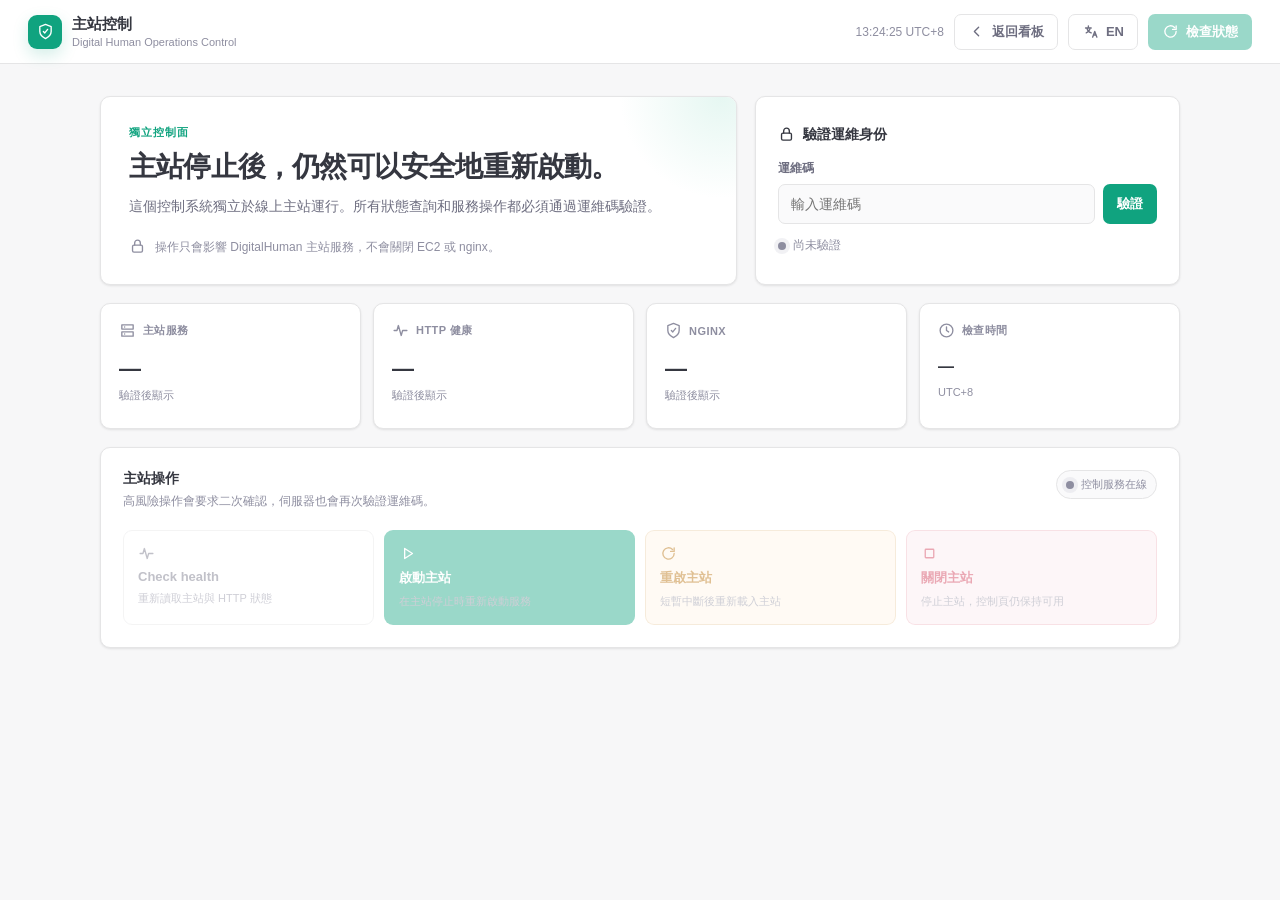
<file: static/control.html>
<!DOCTYPE html>
<html lang="zh-HK">
<head>
  <meta charset="UTF-8">
  <meta name="viewport" content="width=device-width, initial-scale=1.0">
  <meta name="color-scheme" content="light dark">
  <title>主站控制 · Digital Human</title>
  <script>
    (() => {
      const pref = localStorage.getItem('opsTheme') || 'system';
      const dark = matchMedia('(prefers-color-scheme: dark)').matches;
      document.documentElement.dataset.theme = pref === 'system' ? (dark ? 'dark' : 'light') : pref;
    })();
  </script>
  <style>
    :root {
      color-scheme: light;
      --bg:#f7f7f8; --card:#fff; --surface:#fafafb; --text:#353740;
      --text2:#6e6e80; --text3:#8e8ea0; --border:#e5e5e6;
      --accent:#10a37f; --accent-dark:#0d9168; --accent-soft:#e6f7f2;
      --warn:#b66a00; --warn-soft:#fff5e6; --danger:#cf334f; --danger-soft:#fcecf0;
      --shadow:0 1px 3px rgba(0,0,0,.06),0 1px 2px rgba(0,0,0,.04);
      --shadow-lg:0 18px 50px rgba(20,24,32,.16); --radius:10px; --radius-sm:7px;
    }
    html[data-theme="dark"] {
      color-scheme: dark;
      --bg:#101314; --card:#171a1c; --surface:#1d2124; --text:#e8eaed;
      --text2:#b5bac4; --text3:#858b98; --border:#2b3036;
      --accent:#19b991; --accent-dark:#10a37f; --accent-soft:rgba(25,185,145,.16);
      --warn:#f0a33a; --warn-soft:rgba(240,163,58,.14);
      --danger:#ff6b7d; --danger-soft:rgba(255,107,125,.14);
      --shadow:0 1px 3px rgba(0,0,0,.34),0 1px 2px rgba(0,0,0,.24);
      --shadow-lg:0 20px 60px rgba(0,0,0,.52);
    }
    * { box-sizing:border-box; margin:0; padding:0; }
    body {
      min-height:100vh; background:var(--bg); color:var(--text);
      font-family:-apple-system,BlinkMacSystemFont,"Segoe UI",Inter,Roboto,"PingFang HK","Microsoft JhengHei",sans-serif;
      -webkit-font-smoothing:antialiased;
    }
    button,input { font:inherit; }
    .topbar {
      position:sticky; top:0; z-index:30; min-height:64px; padding:10px 28px;
      display:flex; align-items:center; justify-content:space-between; gap:16px;
      background:color-mix(in srgb,var(--card) 94%,transparent); border-bottom:1px solid var(--border);
      backdrop-filter:blur(16px);
    }
    .brand,.toolbar { display:flex; align-items:center; gap:10px; }
    .brand-mark {
      width:34px; height:34px; display:grid; place-items:center; border-radius:9px;
      background:var(--accent); color:#fff; box-shadow:0 6px 16px rgba(16,163,127,.18);
    }
    .brand-copy h1 { font-size:15px; letter-spacing:-.15px; }
    .brand-copy p { margin-top:2px; font-size:11px; color:var(--text3); }
    .clock { color:var(--text3); font-size:12px; font-variant-numeric:tabular-nums; white-space:nowrap; }
    .btn {
      min-height:36px; padding:0 13px; display:inline-flex; align-items:center; justify-content:center; gap:7px;
      border:1px solid transparent; border-radius:var(--radius-sm); cursor:pointer; text-decoration:none;
      font-size:13px; font-weight:650; transition:.16s ease; white-space:nowrap;
    }
    .btn:focus-visible,input:focus-visible { outline:3px solid color-mix(in srgb,var(--accent) 22%,transparent); outline-offset:2px; }
    .btn:disabled { cursor:not-allowed; opacity:.42; transform:none!important; }
    .btn-ghost { color:var(--text2); background:var(--card); border-color:var(--border); }
    .btn-ghost:hover:not(:disabled) { color:var(--text); border-color:var(--text3); }
    .btn-primary { color:#fff; background:var(--accent); }
    .btn-primary:hover:not(:disabled) { background:var(--accent-dark); transform:translateY(-1px); }
    .btn-warn { color:var(--warn); background:var(--warn-soft); border-color:color-mix(in srgb,var(--warn) 26%,transparent); }
    .btn-danger { color:var(--danger); background:var(--danger-soft); border-color:color-mix(in srgb,var(--danger) 28%,transparent); }
    .icon { width:17px; height:17px; fill:none; stroke:currentColor; stroke-width:1.9; stroke-linecap:round; stroke-linejoin:round; }
    main { width:min(1080px,calc(100% - 40px)); margin:32px auto 56px; }
    .hero {
      display:grid; grid-template-columns:minmax(0,1.2fr) minmax(320px,.8fr); gap:18px; margin-bottom:18px;
    }
    .card { background:var(--card); border:1px solid var(--border); border-radius:var(--radius); box-shadow:var(--shadow); }
    .intro { padding:28px; overflow:hidden; position:relative; }
    .intro::after {
      content:""; position:absolute; width:210px; height:210px; right:-90px; top:-105px; border-radius:50%;
      background:radial-gradient(circle,var(--accent-soft),transparent 68%); pointer-events:none;
    }
    .eyebrow { color:var(--accent); font-size:11px; font-weight:800; letter-spacing:.08em; text-transform:uppercase; }
    .intro h2 { margin-top:10px; max-width:640px; font-size:28px; line-height:1.18; letter-spacing:-.8px; }
    .intro p { margin-top:12px; max-width:660px; color:var(--text2); font-size:14px; line-height:1.65; }
    .safety-note { margin-top:20px; display:flex; align-items:flex-start; gap:9px; color:var(--text3); font-size:12px; line-height:1.5; }
    .auth { padding:22px; display:flex; flex-direction:column; justify-content:center; }
    .card-title { display:flex; align-items:center; gap:8px; font-size:14px; font-weight:760; }
    .field { margin-top:16px; }
    .field label { display:block; margin-bottom:7px; color:var(--text2); font-size:12px; font-weight:650; }
    .input-row { display:flex; gap:8px; }
    input {
      min-width:0; flex:1; height:40px; padding:0 12px; border:1px solid var(--border); border-radius:var(--radius-sm);
      background:var(--surface); color:var(--text); font-size:14px;
    }
    input:focus { border-color:var(--accent); }
    .auth-state { margin-top:12px; min-height:20px; display:flex; align-items:center; gap:7px; color:var(--text3); font-size:12px; }
    .dot { width:8px; height:8px; border-radius:50%; background:var(--text3); box-shadow:0 0 0 4px color-mix(in srgb,var(--text3) 12%,transparent); }
    .auth-state.ok { color:var(--accent); }.auth-state.ok .dot { background:var(--accent); box-shadow:0 0 0 4px var(--accent-soft); }
    .auth-state.bad { color:var(--danger); }.auth-state.bad .dot { background:var(--danger); box-shadow:0 0 0 4px var(--danger-soft); }
    .status-grid { display:grid; grid-template-columns:repeat(4,minmax(0,1fr)); gap:12px; margin-bottom:18px; }
    .status-card { padding:18px; min-height:126px; }
    .status-label { display:flex; align-items:center; gap:7px; color:var(--text3); font-size:11px; font-weight:750; letter-spacing:.04em; text-transform:uppercase; }
    .status-value { margin-top:17px; font-size:22px; font-weight:760; letter-spacing:-.45px; }
    .status-value.small { font-size:16px; line-height:1.4; }
    .status-meta { margin-top:6px; color:var(--text3); font-size:11px; line-height:1.45; }
    .tone-ok { color:var(--accent); }.tone-warn { color:var(--warn); }.tone-bad { color:var(--danger); }
    .control-card { padding:22px; }
    .control-head { display:flex; align-items:flex-start; justify-content:space-between; gap:18px; }
    .control-head p { margin-top:5px; color:var(--text3); font-size:12px; }
    .live-chip { display:inline-flex; align-items:center; gap:7px; padding:6px 9px; border-radius:999px; background:var(--surface); border:1px solid var(--border); color:var(--text3); font-size:11px; }
    .actions { display:grid; grid-template-columns:repeat(4,minmax(0,1fr)); gap:10px; margin-top:20px; }
    .action {
      min-height:94px; padding:14px; align-items:flex-start; justify-content:flex-start; flex-direction:column;
      border-radius:9px; text-align:left;
    }
    .action strong { font-size:13px; }.action span { color:var(--text3); font-size:11px; font-weight:500; line-height:1.45; white-space:normal; }
    .result {
      margin-top:16px; min-height:46px; padding:12px 14px; display:flex; align-items:flex-start; gap:9px;
      border-radius:var(--radius-sm); border:1px solid var(--border); background:var(--surface); color:var(--text2); font-size:12px; line-height:1.5;
    }
    .result[hidden] { display:none; }
    .result.ok { background:var(--accent-soft); border-color:color-mix(in srgb,var(--accent) 24%,transparent); color:var(--accent-dark); }
    .result.bad { background:var(--danger-soft); border-color:color-mix(in srgb,var(--danger) 24%,transparent); color:var(--danger); }
    .modal-backdrop { position:fixed; inset:0; z-index:80; display:grid; place-items:center; padding:22px; background:rgba(14,18,22,.46); backdrop-filter:blur(5px); }
    .modal-backdrop[hidden] { display:none; }
    .modal { width:min(440px,100%); padding:24px; background:var(--card); border:1px solid var(--border); border-radius:13px; box-shadow:var(--shadow-lg); }
    .modal-badge { width:42px; height:42px; display:grid; place-items:center; border-radius:11px; color:var(--warn); background:var(--warn-soft); }
    .modal.danger .modal-badge { color:var(--danger); background:var(--danger-soft); }
    .modal h3 { margin-top:18px; font-size:19px; }.modal p { margin-top:8px; color:var(--text2); font-size:13px; line-height:1.6; }
    .modal-actions { margin-top:22px; display:flex; justify-content:flex-end; gap:8px; }
    .spinner { width:14px; height:14px; border:2px solid currentColor; border-right-color:transparent; border-radius:50%; animation:spin .7s linear infinite; }
    @keyframes spin { to { transform:rotate(360deg); } }
    @media (max-width:820px) {
      .topbar { padding:10px 14px; flex-wrap:wrap; }.brand-copy p,.clock { display:none; }
      main { width:min(100% - 24px,680px); margin-top:20px; }
      .hero { grid-template-columns:1fr; }.status-grid { grid-template-columns:repeat(2,1fr); }.actions { grid-template-columns:repeat(2,1fr); }
      .intro { padding:22px; }.intro h2 { font-size:24px; }
    }
    @media (max-width:480px) {
      .brand-copy h1 { max-width:130px; white-space:nowrap; overflow:hidden; text-overflow:ellipsis; }
      .toolbar { gap:6px; }.toolbar .btn { width:36px; padding:0; }.toolbar .btn span { display:none; }
      .status-grid { grid-template-columns:1fr 1fr; }.status-card { padding:15px; min-height:112px; }
      .status-value { font-size:18px; }.actions { grid-template-columns:1fr; }
      .input-row { flex-direction:column; }.input-row .btn { width:100%; }
    }
  </style>
</head>
<body>
  <svg width="0" height="0" aria-hidden="true" style="position:absolute">
    <symbol id="i-shield" viewBox="0 0 24 24"><path d="M12 22s8-4 8-10V5l-8-3-8 3v7c0 6 8 10 8 10Z"/><path d="m9 12 2 2 4-5"/></symbol>
    <symbol id="i-back" viewBox="0 0 24 24"><path d="m15 18-6-6 6-6"/></symbol>
    <symbol id="i-refresh" viewBox="0 0 24 24"><path d="M20 12a8 8 0 1 1-2.3-5.7M20 4v5h-5"/></symbol>
    <symbol id="i-language" viewBox="0 0 24 24"><path d="M5 7h8M9 4v3m-2 0c.5 4 3 6 6 7M6 14c2-.8 4-2.8 5-5M15 20l3-8 3 8m-5-3h4"/></symbol>
    <symbol id="i-activity" viewBox="0 0 24 24"><path d="M3 12h4l2-7 4 14 2-7h6"/></symbol>
    <symbol id="i-server" viewBox="0 0 24 24"><path d="M4 4h16v6H4zM4 14h16v6H4z"/><path d="M8 7h.01M8 17h.01"/></symbol>
    <symbol id="i-clock" viewBox="0 0 24 24"><circle cx="12" cy="12" r="9"/><path d="M12 7v5l3 2"/></symbol>
    <symbol id="i-play" viewBox="0 0 24 24"><path d="m8 5 11 7-11 7Z"/></symbol>
    <symbol id="i-stop" viewBox="0 0 24 24"><rect x="6" y="6" width="12" height="12" rx="1"/></symbol>
    <symbol id="i-restart" viewBox="0 0 24 24"><path d="M20 12a8 8 0 1 1-2.3-5.7M20 4v5h-5"/></symbol>
    <symbol id="i-lock" viewBox="0 0 24 24"><rect x="5" y="10" width="14" height="10" rx="2"/><path d="M8 10V7a4 4 0 0 1 8 0v3"/></symbol>
    <symbol id="i-alert" viewBox="0 0 24 24"><path d="M12 3 2.5 20h19L12 3Z"/><path d="M12 9v5m0 3h.01"/></symbol>
  </svg>

  <header class="topbar">
    <div class="brand">
      <span class="brand-mark"><svg class="icon"><use href="#i-shield"/></svg></span>
      <div class="brand-copy"><h1 data-t="title">主站控制</h1><p>Digital Human Operations Control</p></div>
    </div>
    <div class="toolbar">
      <span class="clock" id="clock">-</span>
      <a class="btn btn-ghost" href="/ops"><svg class="icon"><use href="#i-back"/></svg><span data-t="back">返回看板</span></a>
      <button class="btn btn-ghost" id="langBtn" type="button"><svg class="icon"><use href="#i-language"/></svg><span id="langText">EN</span></button>
      <button class="btn btn-primary" id="refreshBtn" type="button" disabled><svg class="icon"><use href="#i-refresh"/></svg><span data-t="refresh">檢查狀態</span></button>
    </div>
  </header>

  <main>
    <section class="hero">
      <article class="card intro">
        <div class="eyebrow" data-t="eyebrow">獨立控制面</div>
        <h2 data-t="headline">主站停止後，仍然可以安全地重新啟動。</h2>
        <p data-t="description">這個控制系統獨立於線上主站運行。所有狀態查詢和服務操作都必須通過運維碼驗證。</p>
        <div class="safety-note"><svg class="icon"><use href="#i-lock"/></svg><span data-t="safety">操作只會影響 DigitalHuman 主站服務，不會關閉 EC2 或 nginx。</span></div>
      </article>
      <article class="card auth">
        <div class="card-title"><svg class="icon"><use href="#i-lock"/></svg><span data-t="verifyTitle">驗證運維身份</span></div>
        <div class="field">
          <label for="opsCode" data-t="codeLabel">運維碼</label>
          <div class="input-row">
            <input id="opsCode" type="password" autocomplete="current-password" data-t-placeholder="codePlaceholder" placeholder="輸入運維碼">
            <button class="btn btn-primary" id="verifyBtn" type="button" data-t="verify">驗證</button>
          </div>
        </div>
        <div class="auth-state" id="authState"><span class="dot"></span><span data-t="notVerified">尚未驗證</span></div>
      </article>
    </section>

    <section class="status-grid" aria-live="polite">
      <article class="card status-card"><div class="status-label"><svg class="icon"><use href="#i-server"/></svg><span data-t="service">主站服務</span></div><div class="status-value" id="serviceValue">—</div><div class="status-meta" id="serviceMeta" data-t="locked">驗證後顯示</div></article>
      <article class="card status-card"><div class="status-label"><svg class="icon"><use href="#i-activity"/></svg><span data-t="health">HTTP 健康</span></div><div class="status-value" id="healthValue">—</div><div class="status-meta" id="healthMeta" data-t="locked">驗證後顯示</div></article>
      <article class="card status-card"><div class="status-label"><svg class="icon"><use href="#i-shield"/></svg><span>NGINX</span></div><div class="status-value" id="nginxValue">—</div><div class="status-meta" id="nginxMeta" data-t="locked">驗證後顯示</div></article>
      <article class="card status-card"><div class="status-label"><svg class="icon"><use href="#i-clock"/></svg><span data-t="checked">檢查時間</span></div><div class="status-value small" id="checkedValue">—</div><div class="status-meta">UTC+8</div></article>
    </section>

    <section class="card control-card">
      <div class="control-head">
        <div><div class="card-title" data-t="controls">主站操作</div><p data-t="controlsHint">高風險操作會要求二次確認，伺服器也會再次驗證運維碼。</p></div>
        <div class="live-chip"><span class="dot"></span><span data-t="controllerOnline">控制服務在線</span></div>
      </div>
      <div class="actions">
        <button class="btn btn-ghost action" type="button" data-action="check" disabled><svg class="icon"><use href="#i-activity"/></svg><strong data-t="checkHealth">Check health</strong><span data-t="checkDesc">重新讀取主站與 HTTP 狀態</span></button>
        <button class="btn btn-primary action" type="button" data-action="start" disabled><svg class="icon"><use href="#i-play"/></svg><strong data-t="start">啟動主站</strong><span data-t="startDesc">在主站停止時重新啟動服務</span></button>
        <button class="btn btn-warn action" type="button" data-action="restart" disabled><svg class="icon"><use href="#i-restart"/></svg><strong data-t="restart">重啟主站</strong><span data-t="restartDesc">短暫中斷後重新載入主站</span></button>
        <button class="btn btn-danger action" type="button" data-action="stop" disabled><svg class="icon"><use href="#i-stop"/></svg><strong data-t="stop">關閉主站</strong><span data-t="stopDesc">停止主站，控制頁仍保持可用</span></button>
      </div>
      <div class="result" id="result" hidden></div>
    </section>
  </main>

  <div class="modal-backdrop" id="modal" hidden>
    <div class="modal" role="dialog" aria-modal="true" aria-labelledby="modalTitle">
      <div class="modal-badge"><svg class="icon"><use href="#i-alert"/></svg></div>
      <h3 id="modalTitle">—</h3><p id="modalText">—</p>
      <div class="modal-actions"><button class="btn btn-ghost" id="cancelBtn" type="button" data-t="cancel">取消</button><button class="btn btn-warn" id="confirmBtn" type="button" data-t="confirm">確認執行</button></div>
    </div>
  </div>

  <script>
    const T = {
      zh:{title:'主站控制',back:'返回看板',refresh:'檢查狀態',eyebrow:'獨立控制面',headline:'主站停止後，仍然可以安全地重新啟動。',description:'這個控制系統獨立於線上主站運行。所有狀態查詢和服務操作都必須通過運維碼驗證。',safety:'操作只會影響 DigitalHuman 主站服務，不會關閉 EC2 或 nginx。',verifyTitle:'驗證運維身份',codeLabel:'運維碼',codePlaceholder:'輸入運維碼',verify:'驗證',notVerified:'尚未驗證',verified:'已驗證：{name}',invalid:'運維碼錯誤',service:'主站服務',health:'HTTP 健康',checked:'檢查時間',locked:'驗證後顯示',controls:'主站操作',controlsHint:'高風險操作會要求二次確認，伺服器也會再次驗證運維碼。',controllerOnline:'控制服務在線',checkHealth:'Check health',checkDesc:'重新讀取主站與 HTTP 狀態',start:'啟動主站',startDesc:'在主站停止時重新啟動服務',restart:'重啟主站',restartDesc:'短暫中斷後重新載入主站',stop:'關閉主站',stopDesc:'停止主站，控制頁仍保持可用',cancel:'取消',confirm:'確認執行',running:'運行中',stopped:'已停止',healthy:'正常',offline:'離線',enabled:'開機自啟',pid:'PID {value}',response:'{value} ms',authFirst:'請先驗證運維碼。',checking:'正在檢查主站狀態…',statusDone:'健康檢查完成：{state}',actionDone:'{action}完成，最新狀態：{state}',actionFailed:'操作失敗，請檢查控制服務日誌。',confirmStart:'確認啟動主站？',confirmRestart:'確認重啟主站？',confirmStop:'確認關閉主站？',confirmStartText:'主站服務將被啟動，恢復公開訪問。',confirmRestartText:'主站會短暫中斷，控制頁不受影響。',confirmStopText:'主站將停止並暫時無法訪問；此控制頁仍可用於重新啟動。'},
      en:{title:'Main Site Control',back:'Back to Dashboard',refresh:'Check Status',eyebrow:'Independent control plane',headline:'Recover the main site safely, even after it has stopped.',description:'This control system runs independently from the public site. Every status query and service action requires a valid ops code.',safety:'Actions affect only the DigitalHuman main service. They do not shut down EC2 or nginx.',verifyTitle:'Verify operator identity',codeLabel:'Ops code',codePlaceholder:'Enter ops code',verify:'Verify',notVerified:'Not verified',verified:'Verified: {name}',invalid:'Invalid ops code',service:'Main service',health:'HTTP health',checked:'Checked at',locked:'Visible after verification',controls:'Main site actions',controlsHint:'Risky actions require confirmation and the server verifies the ops code again.',controllerOnline:'Control service online',checkHealth:'Check health',checkDesc:'Refresh the service and HTTP state',start:'Start site',startDesc:'Start the service when the site is offline',restart:'Restart site',restartDesc:'Reload the site after a brief interruption',stop:'Stop site',stopDesc:'Stop the site while keeping control available',cancel:'Cancel',confirm:'Confirm action',running:'Running',stopped:'Stopped',healthy:'Healthy',offline:'Offline',enabled:'Starts on boot',pid:'PID {value}',response:'{value} ms',authFirst:'Verify the ops code first.',checking:'Checking main-site status…',statusDone:'Health check complete: {state}',actionDone:'{action} complete. Current state: {state}',actionFailed:'Action failed. Check the control service log.',confirmStart:'Start the main site?',confirmRestart:'Restart the main site?',confirmStop:'Stop the main site?',confirmStartText:'The public main-site service will be started.',confirmRestartText:'The site will be briefly unavailable. This control page stays online.',confirmStopText:'The public site will go offline. This control page remains available to start it again.'}
    };
    let lang = localStorage.getItem('opsLang') || 'zh';
    let authenticated = false, operator = '', pendingAction = '', verifiedCode = '';
    const $ = id => document.getElementById(id);
    const tr = (key, vars={}) => Object.entries(vars).reduce((s,[k,v]) => s.replace(`{${k}}`,v), T[lang][key] || key);
    function applyLang(){document.documentElement.lang=lang==='en'?'en':'zh-HK';document.querySelectorAll('[data-t]').forEach(el=>el.textContent=tr(el.dataset.t));document.querySelectorAll('[data-t-placeholder]').forEach(el=>el.placeholder=tr(el.dataset.tPlaceholder));$('langText').textContent=lang==='en'?'中':'EN';document.title=tr('title')+' · Digital Human';if(authenticated)setAuth('ok',tr('verified',{name:operator}));}
    function setAuth(kind,text){$('authState').className='auth-state '+kind;$('authState').innerHTML='<span class="dot"></span><span></span>';$('authState').lastElementChild.textContent=text;}
    function code(){return verifiedCode || $('opsCode').value.trim();}
    function headers(){return {'X-User-Code':code()};}
    async function api(path,options={}){const response=await fetch(path,{cache:'no-store',...options,headers:{...(options.headers||{}),...headers()}});let data={};try{data=await response.json();}catch{}if(!response.ok){const error=new Error(data.detail||`HTTP ${response.status}`);error.status=response.status;throw error;}return data;}
    function setActions(enabled){document.querySelectorAll('[data-action]').forEach(btn=>btn.disabled=!enabled);$('refreshBtn').disabled=!enabled;}
    function tone(el,state){el.classList.remove('tone-ok','tone-warn','tone-bad');el.classList.add(state==='ok'?'tone-ok':state==='warn'?'tone-warn':'tone-bad');}
    function renderStatus(data){const svc=data.service||{},health=data.health||{},nginx=data.nginx||{};$('serviceValue').textContent=svc.active?tr('running'):tr('stopped');tone($('serviceValue'),svc.active?'ok':'bad');$('serviceMeta').textContent=svc.active?`${tr('pid',{value:svc.main_pid})} · ${tr('enabled')}`:svc.sub_state||'inactive';$('healthValue').textContent=health.reachable?tr('healthy'):tr('offline');tone($('healthValue'),health.reachable?'ok':'bad');$('healthMeta').textContent=health.reachable?tr('response',{value:health.response_ms}):(health.status_code?`HTTP ${health.status_code}`:'No response');$('nginxValue').textContent=nginx.active?tr('running'):tr('offline');tone($('nginxValue'),nginx.active?'ok':'bad');$('nginxMeta').textContent=nginx.active?(nginx.sub_state||'running'):(nginx.active_state||'inactive');const when=new Date(data.checked_at);$('checkedValue').textContent=Number.isNaN(when.getTime())?'—':when.toLocaleTimeString(lang==='en'?'en-US':'zh-HK',{hour12:false,timeZone:'Asia/Hong_Kong'});document.querySelector('[data-action="start"]').disabled=!authenticated||svc.active;document.querySelector('[data-action="stop"]').disabled=!authenticated||!svc.active;document.querySelector('[data-action="restart"]').disabled=!authenticated||!svc.active;}
    function showResult(kind,text,loading=false){$('result').hidden=false;$('result').className='result '+kind;$('result').innerHTML=loading?'<span class="spinner"></span><span></span>':'<span></span>';$('result').lastElementChild.textContent=text;}
    async function verify(){const candidate=$('opsCode').value.trim();if(!candidate&&!verifiedCode){setAuth('bad',tr('authFirst'));return;}setAuth('',tr('checking'));try{verifiedCode=candidate||verifiedCode;const data=await api('/api/control/verify',{method:'POST'});authenticated=true;operator=data.operator||'';$('opsCode').value='';setAuth('ok',tr('verified',{name:operator}));setActions(true);await refreshStatus(false);}catch(error){authenticated=false;operator='';verifiedCode='';$('opsCode').value='';setActions(false);setAuth('bad',error.status===401?tr('invalid'):tr('actionFailed'));}}
    async function refreshStatus(announce=true){if(!authenticated){showResult('bad',tr('authFirst'));return;}if(announce)showResult('',tr('checking'),true);try{const data=await api('/api/control/status');renderStatus(data);if(announce)showResult('ok',tr('statusDone',{state:data.overall==='healthy'?tr('healthy'):tr('offline')}));}catch(error){if(error.status===401){authenticated=false;verifiedCode='';setActions(false);setAuth('bad',tr('invalid'));}showResult('bad',tr('actionFailed'));}}
    function openConfirm(action){pendingAction=action;const modal=$('modal').firstElementChild;modal.classList.toggle('danger',action==='stop');$('modalTitle').textContent=tr('confirm'+action[0].toUpperCase()+action.slice(1));$('modalText').textContent=tr('confirm'+action[0].toUpperCase()+action.slice(1)+'Text');$('confirmBtn').className='btn '+(action==='stop'?'btn-danger':'btn-warn');$('modal').hidden=false;$('confirmBtn').focus();}
    function closeConfirm(){$('modal').hidden=true;pendingAction='';}
    async function execute(){const action=pendingAction;closeConfirm();setActions(false);showResult('',tr('checking'),true);try{const data=await api('/api/control/action',{method:'POST',headers:{'Content-Type':'application/json'},body:JSON.stringify({action})});authenticated=true;setActions(true);renderStatus(data.status);showResult('ok',tr('actionDone',{action:tr(action),state:data.status.overall==='healthy'?tr('healthy'):tr('offline')}));}catch(error){setActions(authenticated);showResult('bad',tr('actionFailed'));}}
    $('verifyBtn').addEventListener('click',verify);$('opsCode').addEventListener('keydown',e=>{if(e.key==='Enter')verify();});$('refreshBtn').addEventListener('click',()=>refreshStatus(true));$('langBtn').addEventListener('click',()=>{lang=lang==='en'?'zh':'en';localStorage.setItem('opsLang',lang);applyLang();if(authenticated)refreshStatus(false);});document.querySelectorAll('[data-action]').forEach(btn=>btn.addEventListener('click',()=>btn.dataset.action==='check'?refreshStatus(true):openConfirm(btn.dataset.action)));$('cancelBtn').addEventListener('click',closeConfirm);$('confirmBtn').addEventListener('click',execute);$('modal').addEventListener('click',e=>{if(e.target===$('modal'))closeConfirm();});document.addEventListener('keydown',e=>{if(e.key==='Escape')closeConfirm();});
    function tick(){$('clock').textContent=new Date().toLocaleTimeString(lang==='en'?'en-US':'zh-HK',{hour12:false,timeZone:'Asia/Hong_Kong'})+' UTC+8';}setInterval(tick,1000);setInterval(()=>{if(authenticated)refreshStatus(false);},15000);
    applyLang();tick();
  </script>
</body>
</html>
</file>
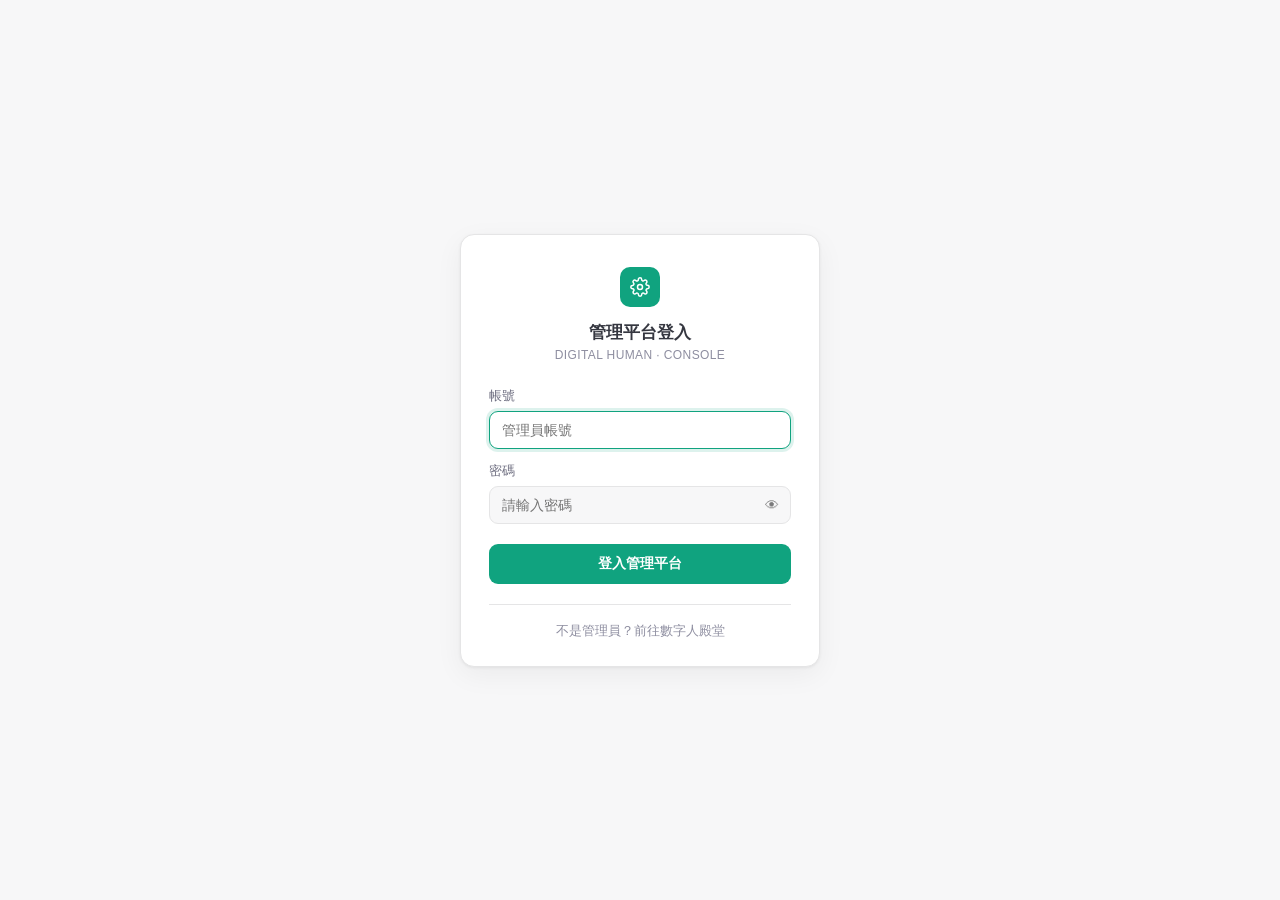
<file: static/staff-login.html>
<!DOCTYPE html>
<html lang="zh-HK">
<head>
<meta charset="UTF-8">
<meta name="viewport" content="width=device-width, initial-scale=1.0">
<title>管理員登入 — 數字人殿堂</title>
<link rel="icon" href="data:image/svg+xml,<svg xmlns=%22http://www.w3.org/2000/svg%22 viewBox=%220 0 100 100%22><text y=%22.9em%22 font-size=%2290%22>⚙️</text></svg>">
<style>
  * { margin: 0; padding: 0; box-sizing: border-box; }

  :root {
    color-scheme: light;
    --bg: #f7f7f8;
    --card: #ffffff;
    --text: #353740;
    --text2: #6e6e80;
    --text3: #8e8ea0;
    --border: #e5e5e6;
    --accent: #10a37f;
    --accent-dark: #0d9168;
    --accent-light: #e6f7f2;
    --accent-ring: rgba(16,163,127,.14);
    --red: #e53e3e;
    --red-light: #fdecec;
  }

  html, body {
    min-height: 100%;
    background: var(--bg);
  }
  body {
    min-height: 100vh;
    font-family: -apple-system, BlinkMacSystemFont, "Segoe UI", "Inter", Roboto, "PingFang HK", "Microsoft JhengHei", sans-serif;
    color: var(--text);
    display: flex;
    align-items: center;
    justify-content: center;
    padding: 24px;
  }

  .card {
    width: 100%;
    max-width: 360px;
    background: var(--card);
    border: 1px solid var(--border);
    border-radius: 14px;
    padding: 32px 28px 26px;
    box-shadow: 0 1px 3px rgba(0,0,0,.06), 0 8px 28px rgba(0,0,0,.05);
  }

  .brand { text-align: center; margin-bottom: 26px; }
  .mark {
    width: 40px; height: 40px;
    margin: 0 auto 14px;
    border-radius: 10px;
    background: var(--accent);
    display: flex; align-items: center; justify-content: center;
  }
  .mark svg { width: 20px; height: 20px; stroke: #fff; fill: none; stroke-width: 1.8; }
  .brand h1 { font-size: 17px; font-weight: 600; margin-bottom: 4px; }
  .brand p { font-size: 12px; color: var(--text3); letter-spacing: .4px; }

  .field { margin-bottom: 14px; }
  .field label { display: block; font-size: 12.5px; color: var(--text2); margin-bottom: 6px; font-weight: 500; }
  .field input {
    width: 100%;
    padding: 10px 12px;
    border: 1px solid var(--border);
    border-radius: 9px;
    background: var(--bg);
    font-size: 14px;
    color: var(--text);
    font-family: inherit;
    outline: none;
    transition: border-color .15s, box-shadow .15s;
  }
  .field input:focus {
    border-color: var(--accent);
    background: var(--card);
    box-shadow: 0 0 0 3px var(--accent-ring);
  }

  .pw-wrap { position: relative; }
  .pw-toggle {
    position: absolute; right: 4px; top: 50%; transform: translateY(-50%);
    background: none; border: none; padding: 8px; font-size: 14px; cursor: pointer; opacity: .5;
  }
  .pw-toggle:hover { opacity: .85; }

  .btn-primary {
    width: 100%;
    padding: 11px;
    margin-top: 6px;
    border: none;
    border-radius: 9px;
    background: var(--accent);
    color: #fff;
    font-size: 14px;
    font-weight: 600;
    font-family: inherit;
    cursor: pointer;
    transition: background .15s;
  }
  .btn-primary:hover:not(:disabled) { background: var(--accent-dark); }
  .btn-primary:disabled { opacity: .55; cursor: not-allowed; }

  .msg {
    display: none;
    padding: 10px 12px;
    border-radius: 9px;
    font-size: 13px;
    line-height: 1.5;
    margin-bottom: 14px;
  }
  .msg.show { display: block; }
  .msg.error { background: var(--red-light); color: #b3251f; border: 1px solid rgba(229,62,62,.22); }
  .msg.ok { background: var(--accent-light); color: var(--accent-dark); border: 1px solid var(--accent-ring); }

  .foot {
    margin-top: 20px;
    padding-top: 16px;
    border-top: 1px solid var(--border);
    text-align: center;
  }
  .foot a { font-size: 12.5px; color: var(--text3); text-decoration: none; }
  .foot a:hover { color: var(--accent-dark); }

  .spin {
    display: inline-block;
    width: 12px; height: 12px;
    border: 2px solid rgba(255,255,255,.4);
    border-top-color: #fff;
    border-radius: 50%;
    animation: spin .6s linear infinite;
    vertical-align: -2px;
    margin-right: 6px;
  }
  @keyframes spin { to { transform: rotate(360deg); } }
</style>
</head>
<body>

<div class="card">
  <div class="brand">
    <div class="mark"><svg viewBox="0 0 24 24"><circle cx="12" cy="12" r="3"/><path d="M19.4 15a1.65 1.65 0 0 0 .33 1.82l.06.06a2 2 0 1 1-2.83 2.83l-.06-.06a1.65 1.65 0 0 0-1.82-.33 1.65 1.65 0 0 0-1 1.51V21a2 2 0 0 1-4 0v-.09A1.65 1.65 0 0 0 9 19.4a1.65 1.65 0 0 0-1.82.33l-.06.06a2 2 0 1 1-2.83-2.83l.06-.06a1.65 1.65 0 0 0 .33-1.82 1.65 1.65 0 0 0-1.51-1H3a2 2 0 0 1 0-4h.09A1.65 1.65 0 0 0 4.6 9a1.65 1.65 0 0 0-.33-1.82l-.06-.06a2 2 0 1 1 2.83-2.83l.06.06a1.65 1.65 0 0 0 1.82.33H9a1.65 1.65 0 0 0 1-1.51V3a2 2 0 0 1 4 0v.09a1.65 1.65 0 0 0 1 1.51 1.65 1.65 0 0 0 1.82-.33l.06-.06a2 2 0 1 1 2.83 2.83l-.06.06a1.65 1.65 0 0 0-.33 1.82V9a1.65 1.65 0 0 0 1.51 1H21a2 2 0 0 1 0 4h-.09a1.65 1.65 0 0 0-1.51 1Z"/></svg></div>
    <h1>管理平台登入</h1>
    <p>DIGITAL HUMAN · CONSOLE</p>
  </div>

  <div class="msg" id="msg"></div>

  <form id="loginForm" autocomplete="on">
    <div class="field">
      <label for="username">帳號</label>
      <input type="text" id="username" name="username" placeholder="管理員帳號"
             autocomplete="username" autocapitalize="none" spellcheck="false" required>
    </div>
    <div class="field">
      <label for="password">密碼</label>
      <div class="pw-wrap">
        <input type="password" id="password" name="password" placeholder="請輸入密碼"
               autocomplete="current-password" required>
        <button type="button" class="pw-toggle" id="pwToggle" aria-label="顯示密碼">👁</button>
      </div>
    </div>
    <button type="submit" class="btn-primary" id="submitBtn">登入管理平台</button>
  </form>

  <div class="foot">
    <a href="/login.html">不是管理員？前往數字人殿堂</a>
  </div>
</div>

<script>
const $ = id => document.getElementById(id);
const msgEl = $('msg');
function showMsg(text, kind = 'error') { msgEl.textContent = text; msgEl.className = `msg show ${kind}`; }
function clearMsg() { msgEl.className = 'msg'; }

// 已是管理员会话就直接进后台；非管理员会话留在此页，不代它跳转到消费端
(async function checkExisting() {
  let token = '';
  try { token = localStorage.getItem('dh_session_token') || ''; } catch (_) {}
  if (!token) return;
  try {
    const r = await fetch('/api/auth/session', { headers: { 'X-Session-Token': token } });
    const d = await r.json();
    if (d.authenticated && d.role === 'admin') location.replace('/ops.html');
  } catch (_) {}
})();

$('pwToggle').addEventListener('click', () => {
  const pw = $('password');
  const show = pw.type === 'password';
  pw.type = show ? 'text' : 'password';
  $('pwToggle').textContent = show ? '🙈' : '👁';
  pw.focus();
});

$('loginForm').addEventListener('submit', async e => {
  e.preventDefault();
  clearMsg();
  const username = $('username').value.trim();
  const password = $('password').value;
  if (!username || !password) { showMsg('請填寫帳號和密碼'); return; }

  const btn = $('submitBtn');
  btn.disabled = true;
  btn.innerHTML = '<span class="spin"></span>登入中';

  try {
    const r = await fetch('/api/auth/login', {
      method: 'POST',
      headers: { 'Content-Type': 'application/json' },
      body: JSON.stringify({ username, password })
    });
    const d = await r.json();

    if (!r.ok) {
      showMsg(typeof d.detail === 'string' ? d.detail : '登入失敗，請重試');
      btn.disabled = false; btn.textContent = '登入管理平台';
      return;
    }

    // 管理平台只認管理員帳戶——就算密碼正確，非管理員也不放行，並登出剛建立的會話
    if (d.role !== 'admin') {
      try {
        await fetch('/api/auth/logout', { method: 'POST', headers: { 'X-Session-Token': d.token } });
      } catch (_) {}
      showMsg('此帳戶不是管理員帳戶，請前往「數字人殿堂」登入');
      btn.disabled = false; btn.textContent = '登入管理平台';
      return;
    }

    try {
      localStorage.setItem('dh_session_token', d.token);
      localStorage.setItem('dh_session_user', JSON.stringify({
        username: d.username, display_name: d.display_name, role: d.role, features: d.features
      }));
    } catch (_) {}

    showMsg(`歡迎回來，${d.display_name}`, 'ok');
    setTimeout(() => location.replace('/ops.html'), 400);

  } catch (err) {
    showMsg('無法連接伺服器，請檢查網絡');
    btn.disabled = false; btn.textContent = '登入管理平台';
  }
});

$('username').focus();
</script>

</body>
</html>
</file>
